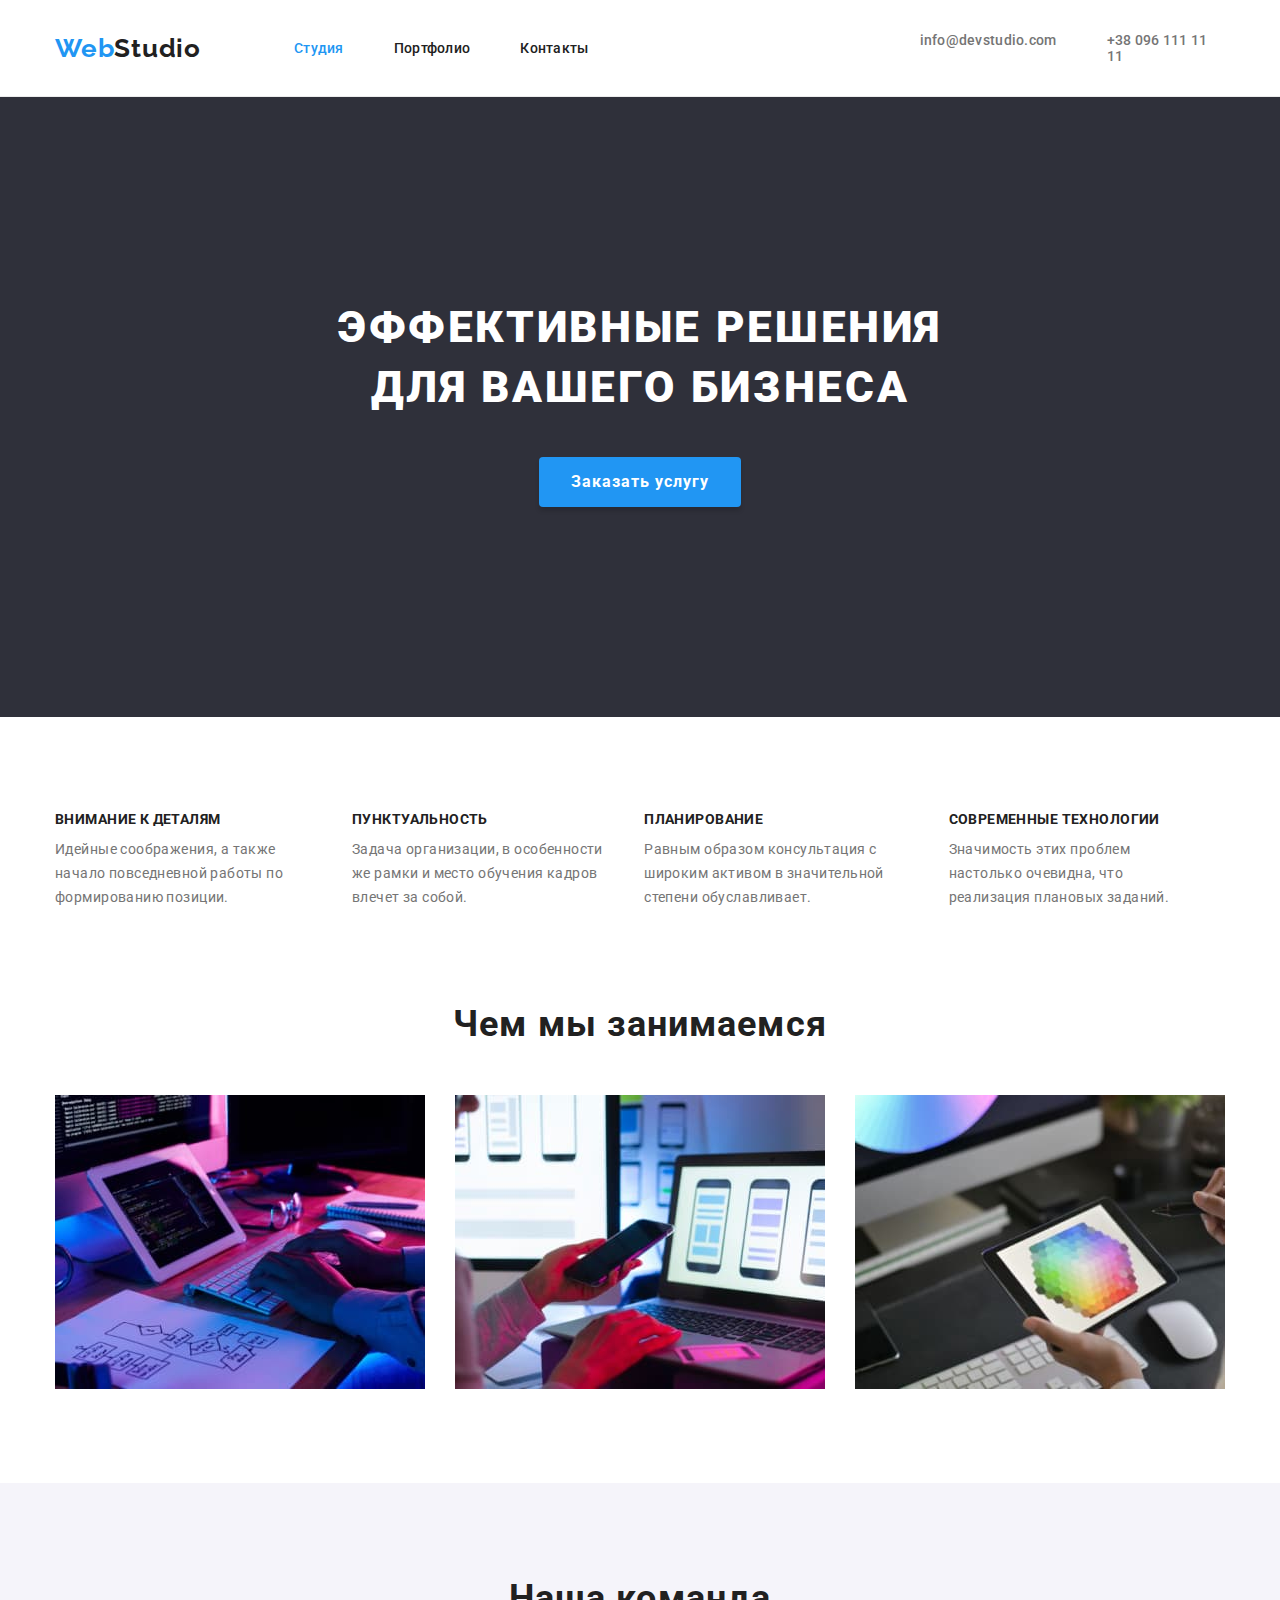
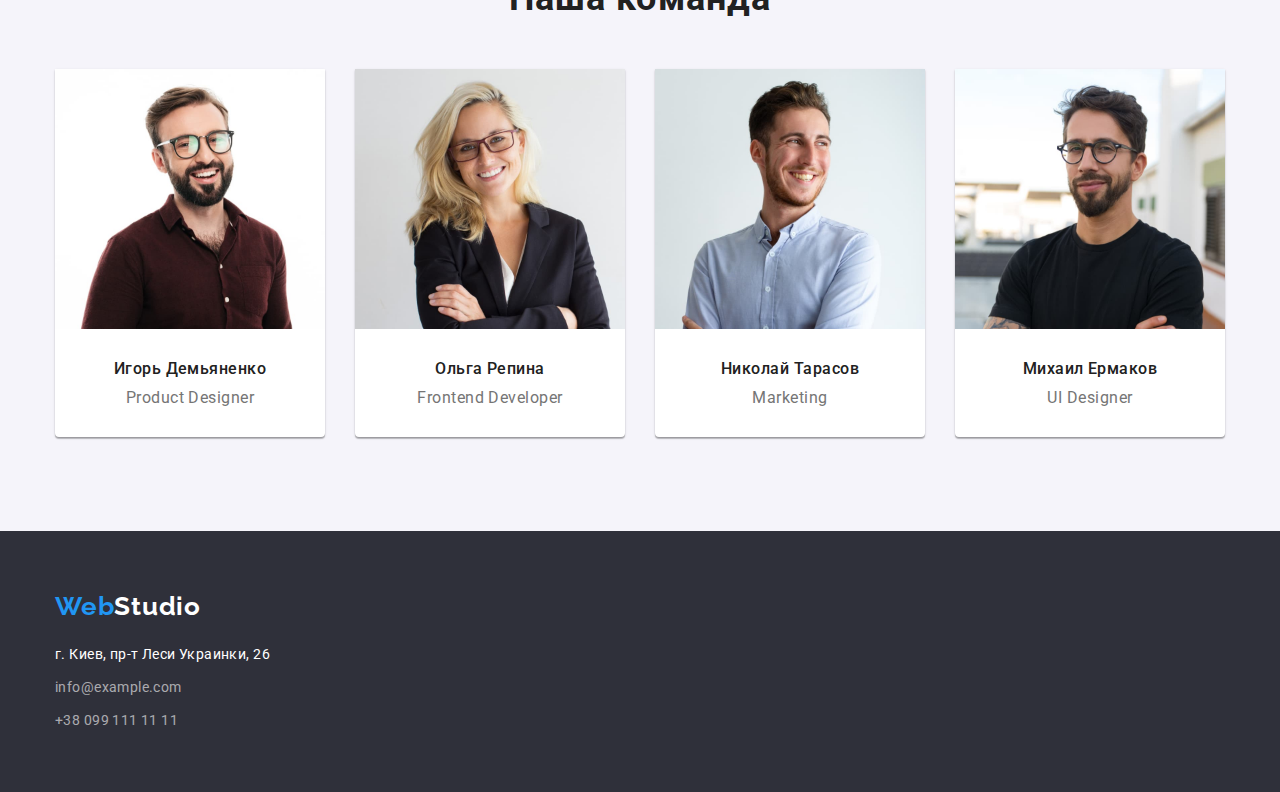
<file: index.html>
<!DOCTYPE html>
<html lang="ru">
<head>
    <meta charset="UTF-8">
    <meta http-equiv="X-UA-Compatible" content="IE=edge">
    <meta name="viewport" content="width=device-width, initial-scale=1.0">
    <title>Document</title>
    <link rel="stylesheet" href="https://cdnjs.cloudflare.com/ajax/libs/modern-normalize/1.0.0/modern-normalize.min.css" />
    <link href="https://fonts.googleapis.com/css2?family=Raleway:wght@700&family=Roboto:wght@400;500;700;900&display=swap"
        rel="stylesheet">
    <link rel="stylesheet" href="./css/styles.css">
</head>
<body>
    <header class="header">
        <nav class="container main-nav">
            <a href="#" class="logo"><span class="piece-of-logo">Web</span>Studio</a>
            
            <ul class="site-nav list">
                <li class="item"><a href="#" class="link current">Студия</a></li>
                <li class="item"><a href="./portfolio.html" class="link">Портфолио</a></li>
                <li class="item"><a href="#" class="link">Контакты</a></li>
            </ul>
            <ul class="list header-contacts">
                <li class="item"><a href="mailto:info@devstudio.com" class="link">info@devstudio.com</a></li>
                <li class="item"><a href="tel:+380961111111" class="link">+38 096 111 11 11</a></li>
            </ul>
        </nav>
    </header>

    <main>
        <section class="hero">
           <div class="hero-container">
                <h1 class="hero-title">Эффективные решения для вашего бизнеса</h1>
                <button type="button" class="button">Заказать услугу</button>
           </div>
        </section>
        
        <section class="benefits">
            <div class="container">
            <h2 hidden>Преимущества компании</h2>
            <ul class="list">
                <li>
                    <h3 class="title">Внимание к деталям</h3>
                    <p class="benefits-text">
                        Идейные соображения, а также начало повседневной
                        работы по формированию позиции.
                    </p>
                </li>
                <li>
                    <h3 class="title">Пунктуальность</h3>
                    <p class="benefits-text">
                        Задача организации, в особенности же рамки и место
                        обучения кадров влечет за собой.
                    </p>
                </li>
                <li>
                    <h3 class="title">Планирование</h3>
                    <p class="benefits-text">
                        Равным образом консультация с широким активом в
                        значительной степени обуславливает.
                    </p>
                </li>
                <li>
                    <h3 class="title">Современные технологии</h3>
                    <p class="benefits-text">
                        Значимость этих проблем настолько очевидна,
                        что реализация плановых заданий.
                    </p>
                </li>
            </ul>
            </div>    
        </section>
        
        <section class="specialization">
            <div class="container">
                <h2 class="title">Чем мы занимаемся</h2>
                <ul class="list specialization-list">
                    <li class="item">
                        <img src="./images/software-developing.jpg" alt="Фото разработки ПО" width="370" class="image">
                    </li>
                    <li class="item">
                        <img src="./images/simulating.jpg" alt="Фото симуляции програмного продукта class="image"" width="370">
                    </li>
                    <li class="item">
                        <img src="./images/design.jpg" alt="Фото подбора дизайна" width="370" class="image">
                    </li>
                </ul>
            </div>
        </section>
        
        <section class="team">
            <div class="container">
                <h2 class="title">Наша команда</h2>
                
                <ul class="list team-list">
                    <li class="item">
                        <img src="./images/Ihor.jpg" alt="Фото Игоря Демьяченко" width="270">
                        <h3 class="list-title">Игорь Демьяненко</h3>
                        <p class="team-text">
                            Product Designer
                        </p>
                    </li>
                    <li class="item">
                        <img src="./images/Olga.jpg" alt="Фото Ольги Репиной" width="270">
                        <h3 class="list-title">Ольга Репина</h3>
                        <p class="team-text">
                            Frontend Developer
                        </p>
                    </li>
                    <li class="item">
                        <img src="./images/Nikolay.jpg" alt="Фото Николая Тарасова" width="270">
                        <h3 class="list-title">Николай Тарасов</h3>
                        <p class="team-text">
                            Marketing
                        </p>
                    </li>
                    <li class="item">
                        <img src="./images/Michael.jpg" alt="Фото Михаила Ермакова" width="270">
                        <h3 class="list-title">Михаил Ермаков</h3>
                        <p class="team-text">
                            UI Designer
                        </p>
                    </li>
                </ul>
            </div>
        </section>
    </main>

    <footer class="footer">
        <div class="container">
            <a href="#" class="logo"><span class="piece-of-logo">Web</span>Studio</a>
            <address class="address footer">
                <p>г. Киев, пр-т Леси Украинки, 26</p>
            </address>
            <ul class="list footer-contacts">
                <li class="item">
                    <a href="mailto:info@example.com" class="link">info@example.com</a>
                </li>
                <li class="item">
                    <a href="tel:+380991111111" class="link">+38 099 111 11 11</a>
                </li>
            </ul>
        </div>
    </footer>
</body>
</html>
</file>
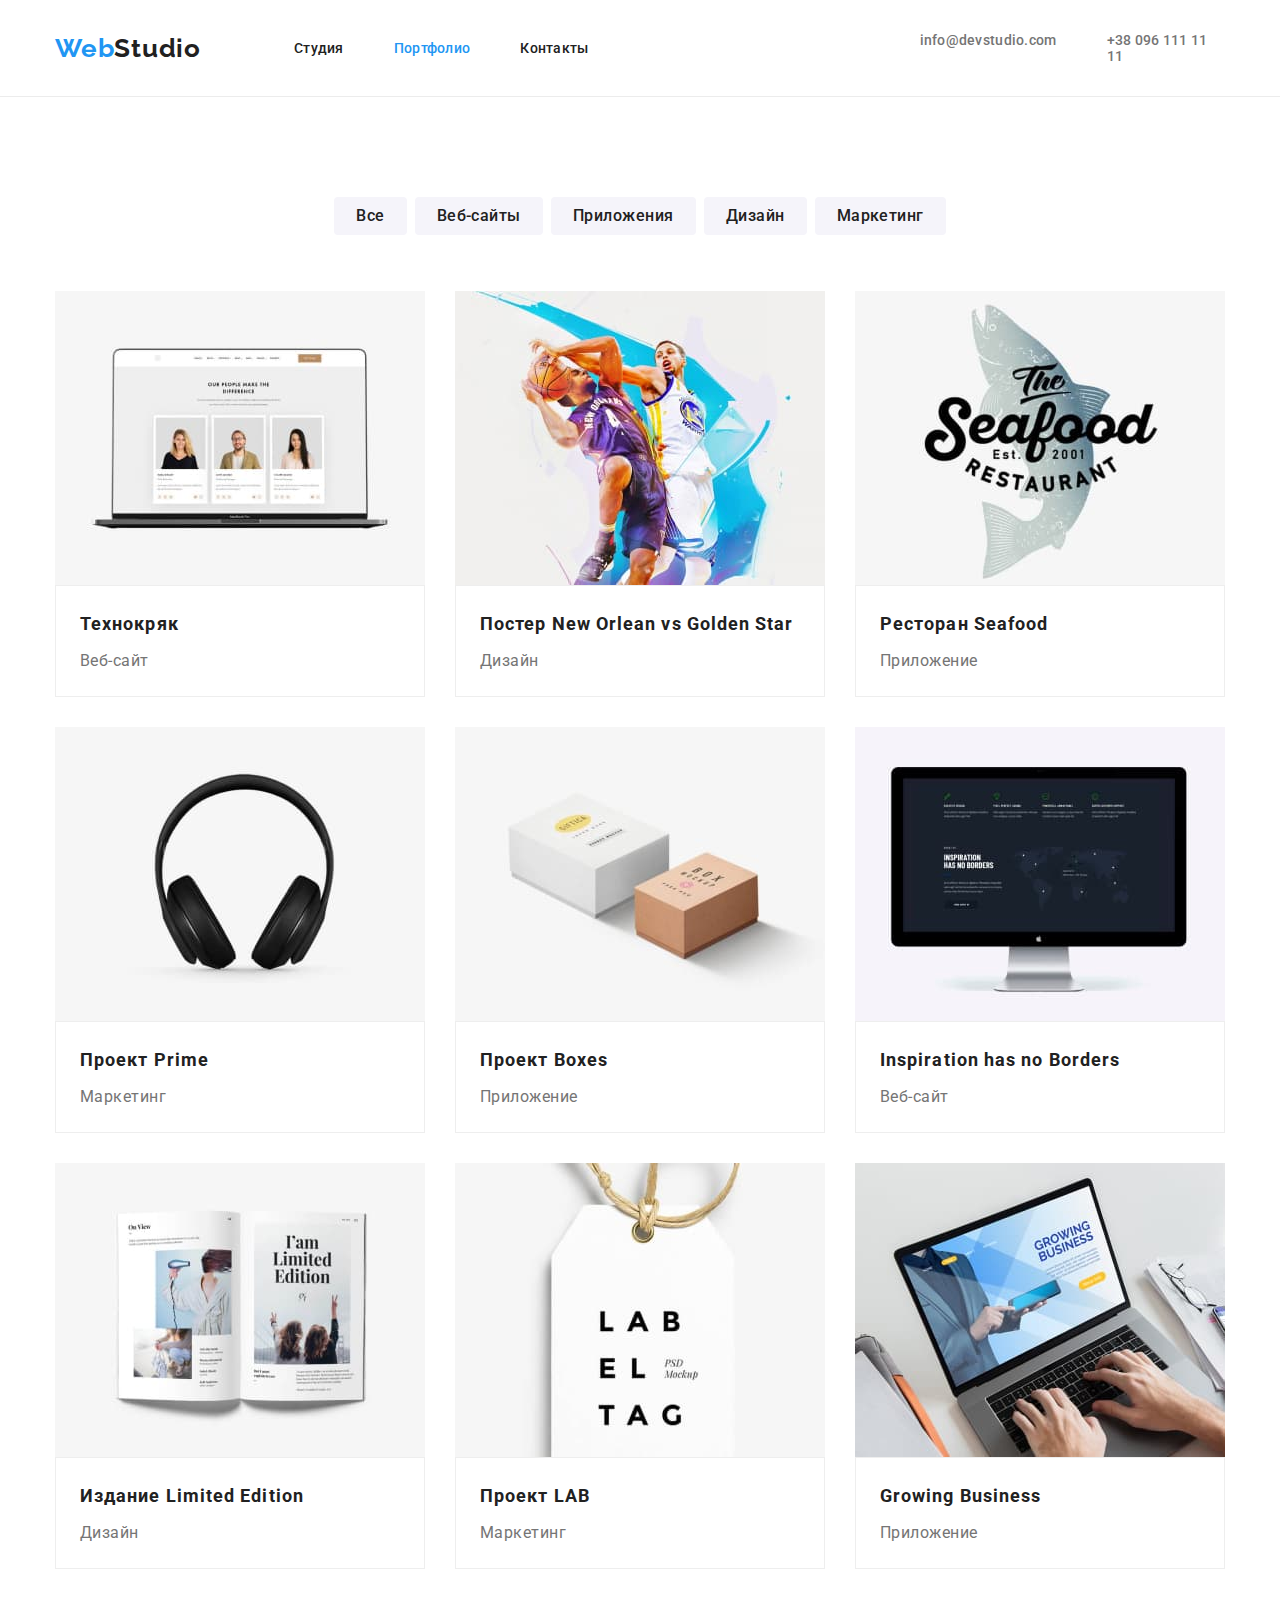
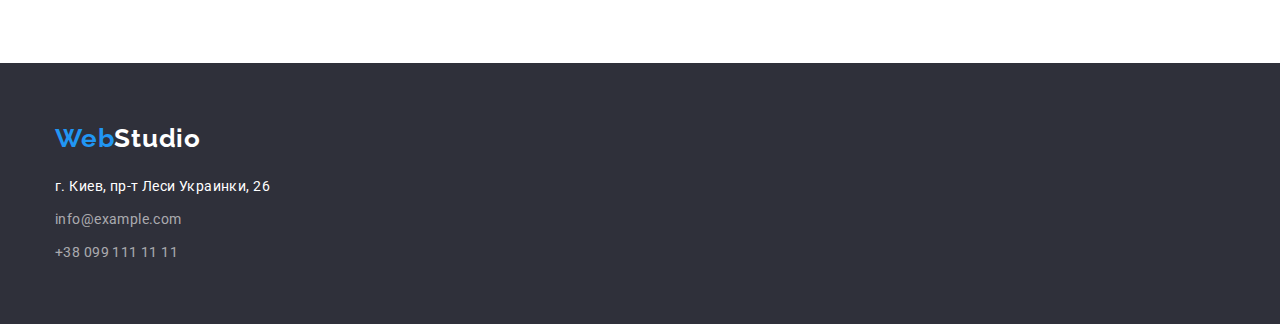
<file: portfolio.html>
<!DOCTYPE html>
<html lang="ru">
<head>
    <meta charset="UTF-8">
    <meta http-equiv="X-UA-Compatible" content="IE=edge">
    <meta name="viewport" content="width=device-width, initial-scale=1.0">
    <title>Портфолио</title>
    <link rel="stylesheet" href="https://cdnjs.cloudflare.com/ajax/libs/modern-normalize/1.0.0/modern-normalize.min.css" />
    <link href="https://fonts.googleapis.com/css2?family=Raleway:wght@700&family=Roboto:wght@400;500;700;900&display=swap"
        rel="stylesheet">
    <link rel="stylesheet" href="./css/styles.css">
</head>
<body>
    <header class="header">
        <nav class="container main-nav">
            <a href="#" class="logo"><span class="piece-of-logo">Web</span>Studio</a>
    
            <ul class="site-nav list">
                <li class="item"><a href="./index.html" class="link">Студия</a></li>
                <li class="item"><a href="#" class="link current">Портфолио</a></li>
                <li class="item"><a href="#" class="link">Контакты</a></li>
            </ul>
            <ul class="list header-contacts">
                <li class="item"><a href="mailto:info@devstudio.com" class="link">info@devstudio.com</a></li>
                <li class="item"><a href="tel:+380961111111" class="link">+38 096 111 11 11</a></li>
            </ul>
        </nav>
    </header>

    <main>
        <section class="examples">
            <div class="container">
                <ul class="examples-nav list">
                    <li class="item"><button type="button" class="button">Все</button></li>
                    <li class="item"><button type="button" class="button">Веб-сайты</button></li>
                    <li class="item"><button type="button" class="button">Приложения</button></li>
                    <li class="item"><button type="button" class="button">Дизайн</button></li>
                    <li class="item"><button type="button" class="button">Маркетинг</button></li>
                </ul>
                
                <ul lang="ru" class="examples-list list">
                    <li class="item">
                        <img src="./images/techno-crack.jpg" alt="Технокряк" width="370" height="294" class="image">
                        <div class="examples-content">
                            <h3 class="examples-title title">Технокряк</h3>
                            <p class="description">Веб-сайт</p>
                        </div>
                    </li>
                    <li class="item">
                        <img src="./images/newOrlean-vs-GoldenState.jpg" alt="Постер New Orlean vs Golden Star" width="370"
                            height="294" class="image">
                        <div class="examples-content">
                            <h3 class="examples-title title">Постер New Orlean vs Golden Star</h3>
                            <p class="description">Дизайн</p>
                        </div>
                    </li>
                    <li class="item">
                        <img src="./images/restaurant-Seafood.jpg" alt="Ресторан Seafood" width="370" height="294" class="image">
                        <div class="examples-content">
                            <h3 class="examples-title title">Ресторан Seafood</h3>
                            <p class="description">Приложение</p>
                        </div>
                    </li>
                    <li class="item">
                        <img src="./images/project-Prime.jpg" alt="Проект Prime" width="370" height="294" class="image">
                        <div class="examples-content">
                            <h3 class="examples-title title">Проект Prime</h3>
                            <p class="description">Маркетинг</p>
                        </div>
                    </li>
                    <li class="item">
                        <img src="./images/project-Boxes.jpg" alt="Проект Boxes" width="370" height="294" class="image">
                        <div class="examples-content">
                            <h3 class="examples-title title">Проект Boxes</h3>
                            <p class="description">Приложение</p>
                        </div>
                    </li>
                    <li class="item">
                        <img src="./images/website-Inspiration.jpg" alt="Веб-сайт Inspiration has no Borders" width="370" height="294" class="image">
                        <div class="examples-content">
                            <h3 class="examples-title title">Inspiration has no Borders</h3>
                            <p class="description">Веб-сайт</p>
                        </div>
                    </li>
                    <li class="item">
                        <img src="./images/limitedEdition.jpg" alt="Издание Limited Edition" width="370" height="294" class="image">
                        <div class="examples-content">
                            <h3 class="examples-title title">Издание Limited Edition</h3>
                            <p class="description">Дизайн</p>
                        </div>
                    </li>
                    <li class="item">
                        <img src="./images/project-Lab.jpg" alt="Проект LAB" width="370" height="294" class="image">
                        <div class="examples-content">
                            <h3 class="examples-title title">Проект LAB</h3>
                            <p class="description">Маркетинг</p>
                        </div>
                    </li>
                    <li class="item">
                        <img src="./images/growing-business.jpg" alt="Growing Business" width="370" height="294" class="image">
                        <div class="examples-content">
                            <h3 class="examples-title title">Growing Business</h3>
                            <p class="description">Приложение</p>
                        </div>
                    </li>
                </ul>
            </div>
        </section>
    </main>

    <footer class="footer">
        <div class="container">
            <a href="#" class="logo"><span class="piece-of-logo">Web</span>Studio</a>
            <address class="address footer">
                <p>г. Киев, пр-т Леси Украинки, 26</p>
            </address>
            <ul class="list footer-contacts">
                <li class="item">
                    <a href="mailto:info@example.com" class="link">info@example.com</a>
                </li>
                <li class="item">
                    <a href="tel:+380991111111" class="link">+38 099 111 11 11</a>
                </li>
            </ul>
        </div>
    </footer>
</body>
</html>
</file>
<file: css/styles.css>
/* Основной цвет текста #757575;
/* Вторичный цвет текста #212121 */
/* Акцент #2196F3 */
/* Основной цвет фона #FFFFFF */
/* Вторичный цвет фона #F5F4FA */
/* Цвет фона hero #2F303A */

:root {
  --primary-text-color: #757575;
  --secondary-text-color: #212121;
  --accent-color: #2196f3;
  --primary-bg-color: #ffffff;
  --secondary-bg-color: #f5f4fa;
  --hero-bg-color: #2f303a;
  --footer-text-color: rgba(255, 255, 255, 0.6);
}

/* body */

body {
  font-family: roboto, sans-serif, Arial, Helvetica, sans-serif;
  color: var(--primary-text-color);
  background-color: #ffffff;
}

.container {
  margin-left: auto;
  margin-right: auto;
  width: 1200px;
  padding-left: 15px;
  padding-right: 15px;
}

.header {
  border-bottom: 1px solid #ececec;
}

/* сброс margin для заголовков и абзацев */

h1,
h2,
h3,
p {
  margin: 0 auto;
}
img {
  display: block;
}

/* убираем маркеры со списков */

.list {
  list-style: none;
  margin: 0;
  padding: 0;
}

.main-nav {
  display: flex;
  align-items: center;
}

.site-nav {
  display: flex;
}

.site-nav .link,
.header-contacts .link {
  padding-top: 32px;
  padding-bottom: 32px;
}

.header-contacts {
  display: flex;
  margin-left: 331px;
}

.header-contacts .item + .item {
  margin-left: 50px;
}

/* оформление ссылок в хедере */

.header-contacts .link {
  display: block;

  font-weight: 500;
  font-size: 14px;
  line-height: calc(16 / 14);
  letter-spacing: 0.02em;
  color: var(--primary-text-color);
}

/* оформление логотипа */

.logo {
  margin-right: 93px;

  font-family: raleway, sans-serif;
  font-size: 26px;
  font-weight: 700;
  line-height: calc(31 / 26);
  letter-spacing: 0.03em;
  text-decoration: none;
  color: var(--secondary-text-color);
}

/* оформление спана в логотипе */

.piece-of-logo {
  color: var(--accent-color);
}

.site-nav > .item:not(:last-child) {
  margin-right: 50px;
}

/* секция - герой */

.hero {
  color: var(--primary-bg-color);
  background-color: var(--hero-bg-color);
}

.hero-container {
  padding-bottom: 210px;

  text-align: center;
}
/* заголовок секции - героя */

.hero-title {
  padding-top: 200px;

  font-weight: 900;
  max-width: 650px;
  font-size: 44px;
  line-height: calc(60 / 44);
  text-align: center;
  letter-spacing: 0.06em;
  text-transform: uppercase;
  margin-bottom: 40px;
}

.button {
  font-family: inherit;
  border: none;
}

/* кнопка секции - героя */

.hero .button {
  font-weight: bold;
  font-size: 16px;
  line-height: calc(30 / 16);
  text-align: center;
  letter-spacing: 0.06em;
  color: var(--primary-bg-color);
  background-color: var(--accent-color);
  cursor: pointer;
  box-shadow: 0px 4px 4px rgba(0, 0, 0, 0.15);
  border-radius: 4px;
  padding: 10px 32px;
}

/* заголовок в секции benefits */

.benefits .title {
  font-size: 14px;
  line-height: calc(16 / 14);
  letter-spacing: 0.03em;
  text-transform: uppercase;
}

/* абзацы в секции benefits */

.benefits-text {
  margin-top: 10px;
  margin-right: 30px;

  font-size: 14px;
  line-height: calc(24 / 14);
  letter-spacing: 0.03em;
}

.benefits .list {
  display: flex;
  padding-top: 94px;
  padding-bottom: 94px;
}

.specialization {
  text-align: center;
}

/* заголовок секции specialization */

.specialization .title {
  font-size: 36px;
  line-height: calc(42 / 36);
  letter-spacing: 0.03em;
}

.specialization-list {
  display: flex;
  margin-top: 50px;
  padding-bottom: 94px;
}

.specialization-list .item:not(:last-child) {
  margin-right: 30px;
}

.specialization-list .image {
  display: block;
}

/* фон секции team */

.team {
  background-color: var(--secondary-bg-color);
}

.team-list {
  margin-top: 50px;
  display: flex;
  padding-bottom: 94px;
}

.team-list .item {
  background: #ffffff;
  box-shadow: 0px 1px 3px rgba(0, 0, 0, 0.12), 0px 1px 1px rgba(0, 0, 0, 0.14),
    0px 2px 1px rgba(0, 0, 0, 0.2);
  border-radius: 0px 0px 4px 4px;
}

.team-list .item:not(:last-child) {
  margin-right: 30px;
}

/* заголовок секции team */

.team .title {
  padding-top: 94px;

  text-align: center;
  font-size: 36px;
  line-height: calc(42 / 36);
  letter-spacing: 0.03em;
}

/* заголовок h3 секции team */

.team .list-title {
  padding-top: 30px;

  text-align: center;
  font-weight: 500;
  font-size: 16px;
  line-height: calc(19 / 16);
  letter-spacing: 0.03em;
}

/* абзац секции team */
.team-text {
  padding-top: 10px;
  padding-bottom: 30px;

  text-align: center;
  font-size: 16px;
  line-height: calc(19 / 16);
  letter-spacing: 0.03em;
}

/* стили для ссылок в site-nav */

.site-nav .link {
  font-weight: 500;
  font-size: 14px;
  line-height: calc(16 / 14);
  letter-spacing: 0.02em;
  text-decoration: none;
  color: var(--secondary-text-color);
}

/* убираем подчеркивание в ссылках */

.link {
  text-decoration: none;
}

/* цвет в заголовках */

.title,
.list-title {
  color: var(--secondary-text-color);
}

/* фон и цвет текста в футере */

.footer {
  background-color: var(--hero-bg-color);
  color: var(--footer-text-color);
}

/* цвет логотипа в футере */

.footer .logo {
  display: inline-block;
  padding-top: 60px;

  color: var(--primary-bg-color);
}

/* стили для содержимого address */

.address {
  margin-top: 20px;

  font-size: 14px;
  line-height: calc(24 / 14);
  letter-spacing: 0.03em;
  color: var(--primary-bg-color);
  font-style: normal;
}

/* стили для ссылок в футере */

.footer-contacts {
  padding-bottom: 60px;
}

.footer-contacts .link {
  font-size: 14px;
  line-height: calc(24 / 14);
  letter-spacing: 0.03em;
  color: inherit;
}

.footer-contacts .item {
  margin-top: 9px;
}

/* наведение и фокус на ссылках */

.site-nav .link:hover,
.header-contacts .link:hover,
.site-nav .link:focus,
.header-contacts .link:focus,
.footer-contacts .link:hover,
.footer-contacts .link:focus {
  color: var(--accent-color);
}

/* меняем цвет кнопки секции - героя при наведении и фокусе */

.hero .button:hover,
.hero .button:focus {
  background-color: #188ce8;
}

.examples-nav {
  display: flex;
  padding-top: 100px;
  justify-content: center;
}

/* portfolio.html */
/* кнопки в секции examples */

.examples-nav .button {
  padding: 6px 22px;

  font-weight: 500;
  font-size: 16px;
  line-height: calc(26 / 16);
  letter-spacing: 0.03em;
  background-color: var(--secondary-bg-color);
  color: var(--secondary-text-color);
  border-radius: 4px;
  cursor: pointer;
}

.examples-nav .item:not(:last-child) {
  margin-right: 8px;
}
/* заголовок в секции examples */

.examples-title {
  font-weight: bold;
  font-size: 18px;
  line-height: calc(36 / 18);
  letter-spacing: 0.06em;
}

/* абзац в секции examples */

.examples-list .description {
  margin-top: 4px;

  font-size: 16px;
  line-height: calc(30 / 16);
  letter-spacing: 0.03em;
}

.examples-list {
  display: flex;
  flex-wrap: wrap;
  width: calc(100% - 60px) / 3;
  margin-top: 56px;
  padding-bottom: 94px;
}

.examples-list .item {
  margin-right: 30px;
  margin-bottom: 30px;
}

.examples-list .item:nth-child(3n) {
  margin-right: 0;
}

.examples-list .item:nth-last-child(-n + 3) {
  margin-bottom: 0;
}

.examples-content {
  padding: 20px 24px;
  border: 1px solid #eeeeee;
}

/* наведение на кнопки */

.examples-nav .button:hover,
.examples-nav .button:focus {
  color: var(--primary-bg-color);
  background-color: var(--accent-color);
  box-shadow: 0px 3px 1px rgba(0, 0, 0, 0.1), 0px 1px 2px rgba(0, 0, 0, 0.08),
    0px 2px 2px rgba(0, 0, 0, 0.12);
}

/* выделяем текущую страницу в навигации */

.site-nav .current {
  color: var(--accent-color);
}
</file>
